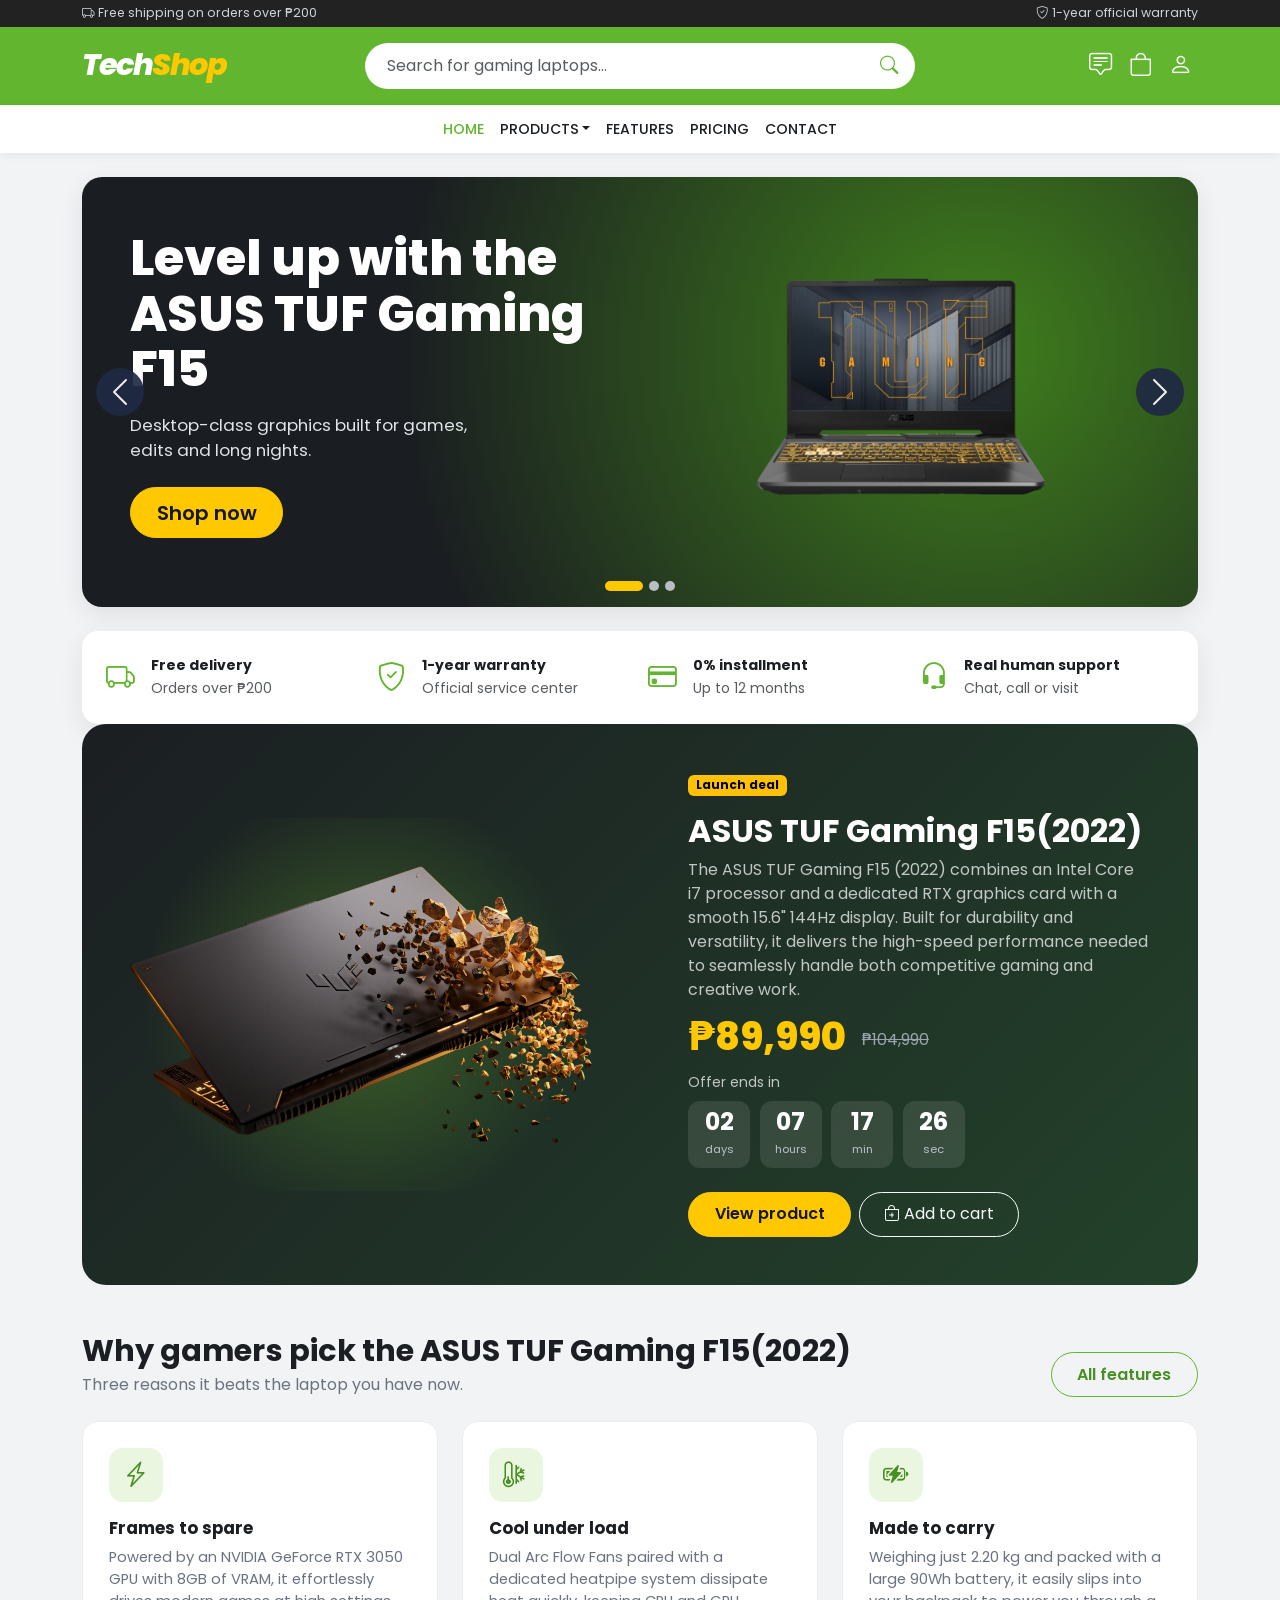
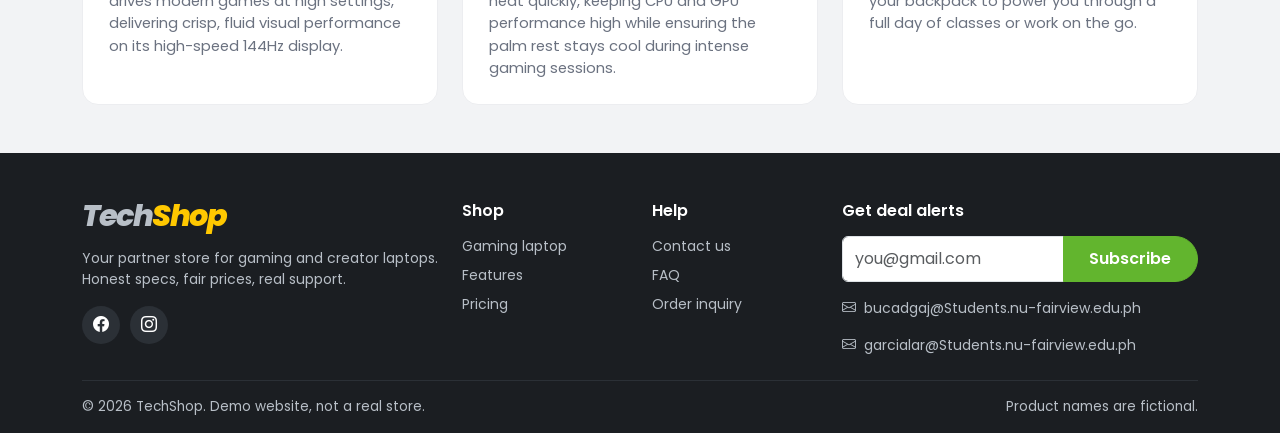
<file: index.html>
<!DOCTYPE html>
<html lang="en">
<head>
  <meta charset="UTF-8">
  <meta name="viewport" content="width=device-width, initial-scale=1">
  <link rel="icon" type="image/png" href="image/nu logo png.png">
  <title>TechShop by Geoffw&Lawrence | ASUS TUF F15(2022) Gaming Laptop</title>
  <meta name="description" content="TechShop by Geoff&Lawrence – shop the ASUS TUF F15(2022) gaming laptop with free delivery and a 1-year warranty.">

  <link href="https://cdn.jsdelivr.net/npm/bootstrap@5.3.3/dist/css/bootstrap.min.css" rel="stylesheet">
  <link rel="stylesheet" href="https://cdn.jsdelivr.net/npm/bootstrap-icons@1.11.3/font/bootstrap-icons.min.css">
  <link href="https://fonts.googleapis.com/css2?family=Poppins:wght@400;500;600;700;800&display=swap" rel="stylesheet">
  <link rel="stylesheet" href="style.css">
</head>
<body>


  <div class="topbar py-1">
    <div class="container d-flex justify-content-between">
      <span><i class="bi bi-truck me-1"></i>Free shipping on orders over ₱200</span>
      <span class="d-none d-md-inline"><i class="bi bi-shield-check me-1"></i>1-year official warranty</span>
    </div>
  </div>


  <header class="site-header py-3">
    <div class="container">
      <div class="row align-items-center g-3">
        <div class="col-6 col-md-3">
          <a href="index.html" class="logo" aria-label="TechShop home">Tech<span>Shop</span></a>
        </div>
        <div class="col-12 col-md-6 order-3 order-md-2">
          <form class="search-form js-search" role="search">
            <input type="search" class="form-control" placeholder="Search for gaming laptops…" aria-label="Search products">
            <button type="submit" aria-label="Search"><i class="bi bi-search"></i></button>
          </form>
        </div>
        <div class="col-6 col-md-3 order-2 order-md-3 text-end header-icons">
          <a href="contact.html" aria-label="Contact us"><i class="bi bi-chat-square-text"></i></a>
          <button type="button" data-bs-toggle="offcanvas" data-bs-target="#cartCanvas" aria-label="Open cart">
            <i class="bi bi-bag"></i><span class="cart-count d-none">0</span>
          </button>
          <button type="button" data-soon="Sign in" aria-label="Sign in"><i class="bi bi-person"></i></button>
        </div>
      </div>
    </div>
  </header>

  <nav class="navbar navbar-expand-lg main-nav sticky-top" aria-label="Main navigation">
    <div class="container">
      <span class="d-lg-none fw-semibold">Menu</span>
      <button class="navbar-toggler" type="button" data-bs-toggle="collapse" data-bs-target="#mainNav" aria-controls="mainNav" aria-expanded="false" aria-label="Toggle navigation">
        <span class="navbar-toggler-icon"></span>
      </button>
      <div class="collapse navbar-collapse justify-content-center" id="mainNav">
        <ul class="navbar-nav">
          <li class="nav-item"><a class="nav-link active" aria-current="page" href="index.html">Home</a></li>
          <li class="nav-item dropdown">
            <a class="nav-link dropdown-toggle" href="#" role="button" data-bs-toggle="dropdown" aria-expanded="false">Products</a>
            <ul class="dropdown-menu">
              <li><a class="dropdown-item" href="product.html">Gaming laptop</a></li>
            </ul>
          </li>
          <li class="nav-item"><a class="nav-link" href="product.html#features">Features</a></li>
          <li class="nav-item"><a class="nav-link" href="product.html#pricing">Pricing</a></li>
          <li class="nav-item"><a class="nav-link" href="contact.html">Contact</a></li>
        </ul>
      </div>
    </div>
  </nav>

  <main>

    <section class="container" aria-label="Featured deals">
      <div class="hero-wrap hero">
        <div id="heroCarousel" class="carousel slide" data-bs-ride="carousel" data-bs-interval="5500">
          <div class="carousel-indicators">
            <button type="button" data-bs-target="#heroCarousel" data-bs-slide-to="0" class="active" aria-current="true" aria-label="Slide 1"></button>
            <button type="button" data-bs-target="#heroCarousel" data-bs-slide-to="1" aria-label="Slide 2"></button>
            <button type="button" data-bs-target="#heroCarousel" data-bs-slide-to="2" aria-label="Slide 3"></button>
          </div>

          <div class="carousel-inner">
            <div class="carousel-item active">
              <div class="hero-slide slide-1">
                <div class="container px-4 px-md-5">
                  <div class="row align-items-center g-4">
                    <div class="col-md-6">
                      <h1>Level up with the ASUS TUF Gaming F15</h1>
                      <p class="mt-3 mb-4">Desktop-class graphics built for games, edits and long nights.</p>
                      <a href="product.html" class="btn btn-yellow btn-lg">Shop now</a>
                    </div>
                    <div class="col-md-6"><img src="image/w800.png" alt=""></div>
                  </div>
                </div>
              </div>
            </div>

            <div class="carousel-item">
              <div class="hero-slide slide-2">
                <div class="container px-4 px-md-5">
                  <div class="row align-items-center g-4">
                    <div class="col-md-6">
                      <h1>Save ₱15,000 this week</h1>
                      <p class="mt-3 mb-4">Launch price on ASUS TUF Gaming F15 configuration, plus 0% installment for 12 months.</p>
                      <a href="product.html#pricing" class="btn btn-yellow btn-lg">See prices</a>
                    </div>
                    <div class="col-md-6"><img src="image/asus keyb f15.png" alt="Per-key RGB keyboard on the Vortex G15"></div>
                  </div>
                </div>
              </div>
            </div>

            <div class="carousel-item">
              <div class="hero-slide slide-3">
                <div class="container px-4 px-md-5">
                  <div class="row align-items-center g-4">
                    <div class="col-md-6">
                      <h1>Play loud. Stay cool.</h1>
                      <p class="mt-3 mb-4">Dual fans and vapor-chamber cooling keep clocks high and the keyboard comfortable.</p>
                      <a href="product.html#features" class="btn btn-yellow btn-lg">Explore features</a>
                    </div>
                    <div class="col-md-6"><img src="image/dualcoolingfan.png" alt="Dual-fan cooling system"></div>
                  </div>
                </div>
              </div>
            </div>
          </div>

          <button class="carousel-control-prev" type="button" data-bs-target="#heroCarousel" data-bs-slide="prev">
            <span class="carousel-control-prev-icon" aria-hidden="true"></span><span class="visually-hidden">Previous</span>
          </button>
          <button class="carousel-control-next" type="button" data-bs-target="#heroCarousel" data-bs-slide="next">
            <span class="carousel-control-next-icon" aria-hidden="true"></span><span class="visually-hidden">Next</span>
          </button>
        </div>
      </div>
    </section>


    <section class="container mt-4">
      <div class="trust-strip p-3 p-md-4">
        <div class="row g-3 text-center text-md-start">
          <div class="col-6 col-md-3 d-flex align-items-center gap-3"><i class="bi bi-truck"></i><div><strong class="d-block small">Free delivery</strong><span class="small text-muted">Orders over ₱200</span></div></div>
          <div class="col-6 col-md-3 d-flex align-items-center gap-3"><i class="bi bi-shield-check"></i><div><strong class="d-block small">1-year warranty</strong><span class="small text-muted">Official service center</span></div></div>
          <div class="col-6 col-md-3 d-flex align-items-center gap-3"><i class="bi bi-credit-card"></i><div><strong class="d-block small">0% installment</strong><span class="small text-muted">Up to 12 months</span></div></div>
          <div class="col-6 col-md-3 d-flex align-items-center gap-3"><i class="bi bi-headset"></i><div><strong class="d-block small">Real human support</strong><span class="small text-muted">Chat, call or visit</span></div></div>
        </div>
      </div>
    </section>


    <section class="container mb-5" aria-labelledby="promoTitle">
      <div class="promo-card">
        <div class="row g-0 align-items-center">
          <div class="col-lg-6 promo-img p-4 p-lg-5">
            <img src="image/TUF15 ASUS.png" class="img-fluid" alt="ASUS TUF F15 2022">
          </div>
          <div class="col-lg-6 p-4 p-lg-5">
            <span class="badge text-bg-warning mb-3">Launch deal</span>
            <h2 id="promoTitle" class="fw-bold">ASUS TUF Gaming F15(2022)</h2>
            <p class="text-light opacity-75">The ASUS TUF Gaming F15 (2022) combines an Intel Core i7 processor and a dedicated RTX graphics card with a smooth 15.6" 144Hz display. Built for durability and versatility, it delivers the high-speed performance needed to seamlessly handle both competitive gaming and creative work.</p>
            <div class="d-flex align-items-end gap-3 mb-3">
              <div class="promo-price">₱89,990</div>
              <div class="promo-old mb-1">₱104,990</div>
            </div>
            <p class="mb-2 small text-light opacity-75">Offer ends in</p>
            <div class="countdown mb-4" role="timer" aria-label="Time left on the launch deal">
              <div><strong id="cdD">00</strong><small>days</small></div>
              <div><strong id="cdH">00</strong><small>hours</small></div>
              <div><strong id="cdM">00</strong><small>min</small></div>
              <div><strong id="cdS">00</strong><small>sec</small></div>
            </div>
            <div class="d-flex flex-wrap gap-2">
              <a href="product.html" class="btn btn-yellow">View product</a>
              <button type="button" class="btn btn-outline-light rounded-pill px-4" data-quick-add><i class="bi bi-bag-plus me-1"></i>Add to cart</button>
            </div>
          </div>
        </div>
      </div>
    </section>


    <section class="container mb-5" aria-labelledby="whyTitle">
      <div class="d-flex flex-wrap justify-content-between align-items-end mb-4 gap-2">
        <div>
          <h2 class="section-title mb-1" id="whyTitle">Why gamers pick the ASUS TUF Gaming F15(2022)</h2>
          <p class="section-sub mb-0">Three reasons it beats the laptop you have now.</p>
        </div>
        <a href="product.html#features" class="btn btn-outline-brand">All features</a>
      </div>
      <div class="row g-4">
        <div class="col-md-4">
          <article class="feature-card">
            <div class="feature-icon"><i class="bi bi-lightning-charge"></i></div>
            <h3>Frames to spare</h3>
            <p>Powered by an NVIDIA GeForce RTX 3050 GPU with 8GB of VRAM, it effortlessly drives modern games at high settings, delivering crisp, fluid visual performance on its high-speed 144Hz display.</p>
          </article>
        </div>
        <div class="col-md-4">
          <article class="feature-card">
            <div class="feature-icon"><i class="bi bi-thermometer-snow"></i></div>
            <h3>Cool under load</h3>
            <p>Dual Arc Flow Fans paired with a dedicated heatpipe system dissipate heat quickly, keeping CPU and GPU performance high while ensuring the palm rest stays cool during intense gaming sessions.</p>
          </article>
        </div>
        <div class="col-md-4">
          <article class="feature-card">
            <div class="feature-icon"><i class="bi bi-battery-charging"></i></div>
            <h3>Made to carry</h3>
            <p>Weighing just 2.20 kg and packed with a large 90Wh battery, it easily slips into your backpack to power you through a full day of classes or work on the go.</p>
          </article>
        </div>
      </div>
    </section>
  </main>

 
  <footer class="site-footer pt-5">
    <div class="container">
      <div class="row g-4 pb-4">
        <div class="col-lg-4">
          <a href="index.html" class="logo mb-3 d-inline-block">Tech<span>Shop</span></a>
          <p class="small">Your partner store for gaming and creator laptops. Honest specs, fair prices, real support.</p>
          <div class="social">
            <a href="https://www.facebook.com/Crimmm1" target="_blank" aria-label="Facebook"><i class="bi bi-facebook"></i></a>
            <a href="https://www.instagram.com/cullzxc/" target="_blank" aria-label="Instagram"><i class="bi bi-instagram"></i></a>
          </div>
        </div>
        <div class="col-6 col-lg-2">
          <h3>Shop</h3>
          <ul class="small">
            <li><a href="product.html">Gaming laptop</a></li>
            <li><a href="product.html#features">Features</a></li>
            <li><a href="product.html#pricing">Pricing</a></li>
          </ul>
        </div>
        <div class="col-6 col-lg-2">
          <h3>Help</h3>
          <ul class="small">
            <li><a href="contact.html">Contact us</a></li>
            <li><a href="contact.html#faq">FAQ</a></li>
            <li><a href="contact.html#order">Order inquiry</a></li>
          </ul>
        </div>
        <div class="col-lg-4">
          <h3>Get deal alerts</h3>
          <form class="js-subscribe" novalidate>
            <div class="input-group">
              <input type="email" class="form-control" placeholder="you@gmail.com" aria-label="Email address">
              <button class="btn btn-brand" type="submit">Subscribe</button>
            </div>
          </form>
          <p class="small mt-3 mb-0"><i class="bi bi-envelope me-2"></i>bucadgaj@Students.nu-fairview.edu.ph</p>
          <p class="small mt-3 mb-0"><i class="bi bi-envelope me-2"></i>garcialar@Students.nu-fairview.edu.ph</p>
        </div>
      </div>
      <div class="footer-bottom py-3 d-flex flex-wrap justify-content-between gap-2">
        <span>© 2026 TechShop. Demo website, not a real store.</span>
        <span>Product names are fictional.</span>
      </div>
    </div>
  </footer>

  <script src="https://cdn.jsdelivr.net/npm/bootstrap@5.3.3/dist/js/bootstrap.bundle.min.js"></script>
  <script src="script.js"></script>
</body>
</html>
</file>
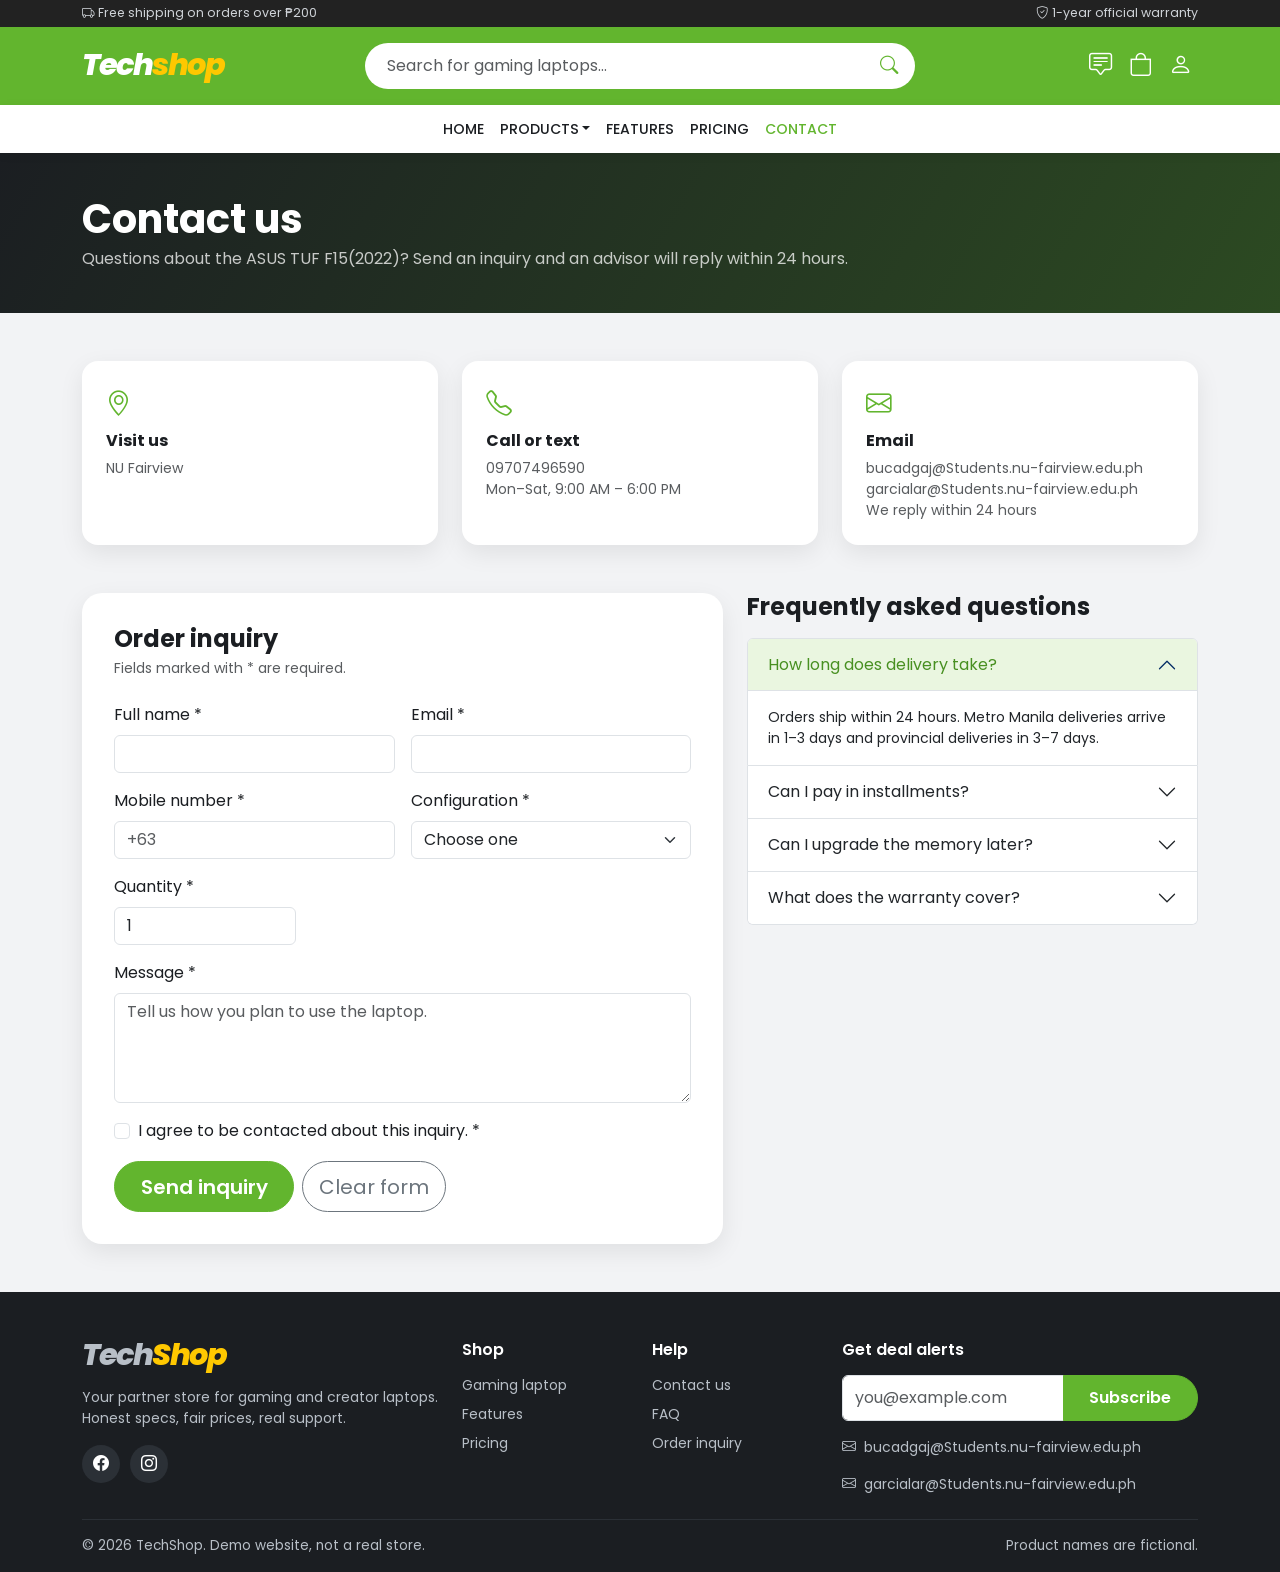
<file: contact.html>
<!DOCTYPE html>
<html lang="en">
<head>
  <meta charset="UTF-8">
  <meta name="viewport" content="width=device-width, initial-scale=1">
  <link rel="icon" type="image/png" href="image/nu logo png.png">
  <title>Contact &amp; Order Inquiry | TechNest</title>
  <meta name="description" content="Ask a question or send an order inquiry for the Zenith Vortex G15 gaming laptop.">

  <link href="https://cdn.jsdelivr.net/npm/bootstrap@5.3.3/dist/css/bootstrap.min.css" rel="stylesheet">
  <link rel="stylesheet" href="https://cdn.jsdelivr.net/npm/bootstrap-icons@1.11.3/font/bootstrap-icons.min.css">
  <link href="https://fonts.googleapis.com/css2?family=Poppins:wght@400;500;600;700;800&display=swap" rel="stylesheet">
  <link rel="stylesheet" href="style.css">
</head>
<body>

  <div class="topbar py-1">
    <div class="container d-flex justify-content-between">
      <span><i class="bi bi-truck me-1"></i>Free shipping on orders over ₱200</span>
      <span class="d-none d-md-inline"><i class="bi bi-shield-check me-1"></i>1-year official warranty</span>
    </div>
  </div>


  <header class="site-header py-3">
    <div class="container">
      <div class="row align-items-center g-3">
        <div class="col-6 col-md-3">
          <a href="index.html" class="logo" aria-label="TechNest home">Tech<span>shop</span></a>
        </div>
        <div class="col-12 col-md-6 order-3 order-md-2">
          <form class="search-form js-search" role="search">
            <input type="search" class="form-control" placeholder="Search for gaming laptops…" aria-label="Search products">
            <button type="submit" aria-label="Search"><i class="bi bi-search"></i></button>
          </form>
        </div>
        <div class="col-6 col-md-3 order-2 order-md-3 text-end header-icons">
          <a href="contact.html" aria-label="Contact us"><i class="bi bi-chat-square-text"></i></a>
          <button type="button" data-bs-toggle="offcanvas" data-bs-target="#cartCanvas" aria-label="Open cart">
            <i class="bi bi-bag"></i><span class="cart-count d-none">0</span>
          </button>
          <button type="button" data-soon="Sign in" aria-label="Sign in"><i class="bi bi-person"></i></button>
        </div>
      </div>
    </div>
  </header>


  <nav class="navbar navbar-expand-lg main-nav sticky-top" aria-label="Main navigation">
    <div class="container">
      <span class="d-lg-none fw-semibold">Menu</span>
      <button class="navbar-toggler" type="button" data-bs-toggle="collapse" data-bs-target="#mainNav" aria-controls="mainNav" aria-expanded="false" aria-label="Toggle navigation">
        <span class="navbar-toggler-icon"></span>
      </button>
      <div class="collapse navbar-collapse justify-content-center" id="mainNav">
        <ul class="navbar-nav">
          <li class="nav-item"><a class="nav-link" href="index.html">Home</a></li>
          <li class="nav-item dropdown">
            <a class="nav-link dropdown-toggle" href="#" role="button" data-bs-toggle="dropdown" aria-expanded="false">Products</a>
            <ul class="dropdown-menu">
              <li><a class="dropdown-item" href="product.html">Gaming laptop</a></li>
            </ul>
          </li>
          <li class="nav-item"><a class="nav-link" href="product.html#features">Features</a></li>
          <li class="nav-item"><a class="nav-link" href="product.html#pricing">Pricing</a></li>
          <li class="nav-item"><a class="nav-link active" aria-current="page" href="contact.html">Contact</a></li>
        </ul>
      </div>
    </div>
  </nav>

  <main>

    <section class="page-banner">
      <div class="container">
        <h1 class="fw-bold mb-1">Contact us</h1>
        <p class="mb-0 opacity-75">Questions about the ASUS TUF F15(2022)? Send an inquiry and an advisor will reply within 24 hours.</p>
      </div>
    </section>


    <section class="container py-5">
      <div class="row g-4">
        <div class="col-md-4"><div class="contact-card"><i class="bi bi-geo-alt"></i><h2 class="h6 fw-bold mt-2">Visit us</h2><p class="small text-muted mb-0">NU Fairview</p></div></div>
        <div class="col-md-4"><div class="contact-card"><i class="bi bi-telephone"></i><h2 class="h6 fw-bold mt-2">Call or text</h2><p class="small text-muted mb-0">09707496590<br>Mon–Sat, 9:00 AM – 6:00 PM</p></div></div>
        <div class="col-md-4"><div class="contact-card"><i class="bi bi-envelope"></i><h2 class="h6 fw-bold mt-2">Email</h2><p class="small text-muted mb-0">bucadgaj@Students.nu-fairview.edu.ph<br><p class="small text-muted mb-0">garcialar@Students.nu-fairview.edu.ph<br>We reply within 24 hours</p></div></div>
      </div>
    </section>


    <section class="container pb-5" id="order" aria-labelledby="orderTitle">
      <div class="row g-4">
        <div class="col-lg-7">
          <div class="form-card">
            <h2 class="h4 fw-bold mb-1" id="orderTitle">Order inquiry</h2>
            <p class="text-muted small mb-4">Fields marked with * are required.</p>

            <form id="inquiryForm" class="needs-validation" novalidate>
              <div class="row g-3">
                <div class="col-md-6">
                  <label for="name" class="form-label">Full name *</label>
                  <input type="text" class="form-control" id="name" name="name" minlength="2" required>
                  <div class="invalid-feedback">Enter your full name.</div>
                </div>
                <div class="col-md-6">
                  <label for="email" class="form-label">Email *</label>
                  <input type="email" class="form-control" id="email" name="email" required>
                  <div class="invalid-feedback">Enter a valid email address.</div>
                </div>
                <div class="col-md-6">
                  <label for="phone" class="form-label">Mobile number *</label>
                  <input type="tel" class="form-control" id="phone" name="phone" pattern="^(09|\+639)\d{9}$" placeholder="+63" required>
                  <div class="invalid-feedback">Use a Philippine mobile number like 09+++++++++.</div>
                </div>
                <div class="col-md-6">
                  <label for="model" class="form-label">Configuration *</label>
                  <select class="form-select" id="model" name="model" required>
                    <option value="" selected disabled>Choose one</option>
                    <option>ASUS TUF F15(2022)– 16GB / 512GB</option>
                    <option>ASUS TUF F15(2022)– 32GB / 1TB</option>
                    <option>ASUS TUF F15(2022)– 64GB / 2TB</option>
                  </select>
                  <div class="invalid-feedback">Choose a configuration.</div>
                </div>
                <div class="col-md-4">
                  <label for="qty" class="form-label">Quantity *</label>
                  <input type="number" class="form-control" id="qty" name="qty" min="1" max="10" value="1" required>
                  <div class="invalid-feedback">Enter a number from 1 to 10.</div>
                </div>
                <div class="col-12">
                  <label for="message" class="form-label">Message *</label>
                  <textarea class="form-control" id="message" name="message" rows="4" minlength="10" placeholder="Tell us how you plan to use the laptop." required></textarea>
                  <div class="invalid-feedback">Write at least 10 characters.</div>
                </div>
                <div class="col-12">
                  <div class="form-check">
                    <input class="form-check-input" type="checkbox" id="agree" required>
                    <label class="form-check-label" for="agree">I agree to be contacted about this inquiry. *</label>
                    <div class="invalid-feedback">Please agree to continue.</div>
                  </div>
                </div>
                <div class="col-12 d-flex gap-2 flex-wrap">
                  <button type="submit" class="btn btn-brand btn-lg">Send inquiry</button>
                  <button type="reset" class="btn btn-outline-secondary btn-lg rounded-pill">Clear form</button>
                </div>
              </div>
            </form>
            <div id="formResult" aria-live="polite"></div>
          </div>
        </div>


        <div class="col-lg-5" id="faq">
          <h2 class="h4 fw-bold mb-3">Frequently asked questions</h2>
          <div class="accordion" id="faqAccordion">
            <div class="accordion-item">
              <h3 class="accordion-header"><button class="accordion-button" type="button" data-bs-toggle="collapse" data-bs-target="#faq1" aria-expanded="true">How long does delivery take?</button></h3>
              <div id="faq1" class="accordion-collapse collapse show" data-bs-parent="#faqAccordion"><div class="accordion-body small">Orders ship within 24 hours. Metro Manila deliveries arrive in 1–3 days and provincial deliveries in 3–7 days.</div></div>
            </div>
            <div class="accordion-item">
              <h3 class="accordion-header"><button class="accordion-button collapsed" type="button" data-bs-toggle="collapse" data-bs-target="#faq2" aria-expanded="false">Can I pay in installments?</button></h3>
              <div id="faq2" class="accordion-collapse collapse" data-bs-parent="#faqAccordion"><div class="accordion-body small">Yes. Participating credit cards get 0% interest for up to 12 months on every configuration.</div></div>
            </div>
            <div class="accordion-item">
              <h3 class="accordion-header"><button class="accordion-button collapsed" type="button" data-bs-toggle="collapse" data-bs-target="#faq3" aria-expanded="false">Can I upgrade the memory later?</button></h3>
              <div id="faq3" class="accordion-collapse collapse" data-bs-parent="#faqAccordion"><div class="accordion-body small">Yes. The laptop has two DDR5 slots and supports up to 64GB. Our service center can install the upgrade without voiding the warranty.</div></div>
            </div>
            <div class="accordion-item">
              <h3 class="accordion-header"><button class="accordion-button collapsed" type="button" data-bs-toggle="collapse" data-bs-target="#faq4" aria-expanded="false">What does the warranty cover?</button></h3>
              <div id="faq4" class="accordion-collapse collapse" data-bs-parent="#faqAccordion"><div class="accordion-body small">1 year of coverage for manufacturing defects, with free pickup and return for repairs. Damaged or faulty units can be replaced within 7 days.</div></div>
            </div>
          </div>
        </div>
      </div>
    </section>
  </main>


  <footer class="site-footer pt-5">
    <div class="container">
      <div class="row g-4 pb-4">
        <div class="col-lg-4">
          <a href="index.html" class="logo mb-3 d-inline-block">Tech<span>Shop</span></a>
          <p class="small">Your partner store for gaming and creator laptops. Honest specs, fair prices, real support.</p>
          <div class="social">
            <a href="https://www.facebook.com/Crimmm1" target="_blank" aria-label="Facebook"><i class="bi bi-facebook"></i></a>
            <a href="https://www.instagram.com/cullzxc/" target="_blank" aria-label="Instagram"><i class="bi bi-instagram"></i></a>
          </div>
        </div>
        <div class="col-6 col-lg-2">
          <h3>Shop</h3>
          <ul class="small">
            <li><a href="product.html">Gaming laptop</a></li>
            <li><a href="product.html#features">Features</a></li>
            <li><a href="product.html#pricing">Pricing</a></li>
          </ul>
        </div>
        <div class="col-6 col-lg-2">
          <h3>Help</h3>
          <ul class="small">
            <li><a href="contact.html">Contact us</a></li>
            <li><a href="contact.html#faq">FAQ</a></li>
            <li><a href="contact.html#order">Order inquiry</a></li>
          </ul>
        </div>
        <div class="col-lg-4">
          <h3>Get deal alerts</h3>
          <form class="js-subscribe" novalidate>
            <div class="input-group">
              <input type="email" class="form-control" placeholder="you@example.com" aria-label="Email address">
              <button class="btn btn-brand" type="submit">Subscribe</button>
            </div>
          </form>
          <p class="small mt-3 mb-0"><i class="bi bi-envelope me-2"></i>bucadgaj@Students.nu-fairview.edu.ph</p>
          <p class="small mt-3 mb-0"><i class="bi bi-envelope me-2"></i>garcialar@Students.nu-fairview.edu.ph</p>
        </div>
      </div>
      <div class="footer-bottom py-3 d-flex flex-wrap justify-content-between gap-2">
        <span>© 2026 TechShop. Demo website, not a real store.</span>
        <span>Product names are fictional.</span>
      </div>
    </div>
  </footer>

  <script src="https://cdn.jsdelivr.net/npm/bootstrap@5.3.3/dist/js/bootstrap.bundle.min.js"></script>
  <script src="script.js"></script>
</body>
</html>
</file>
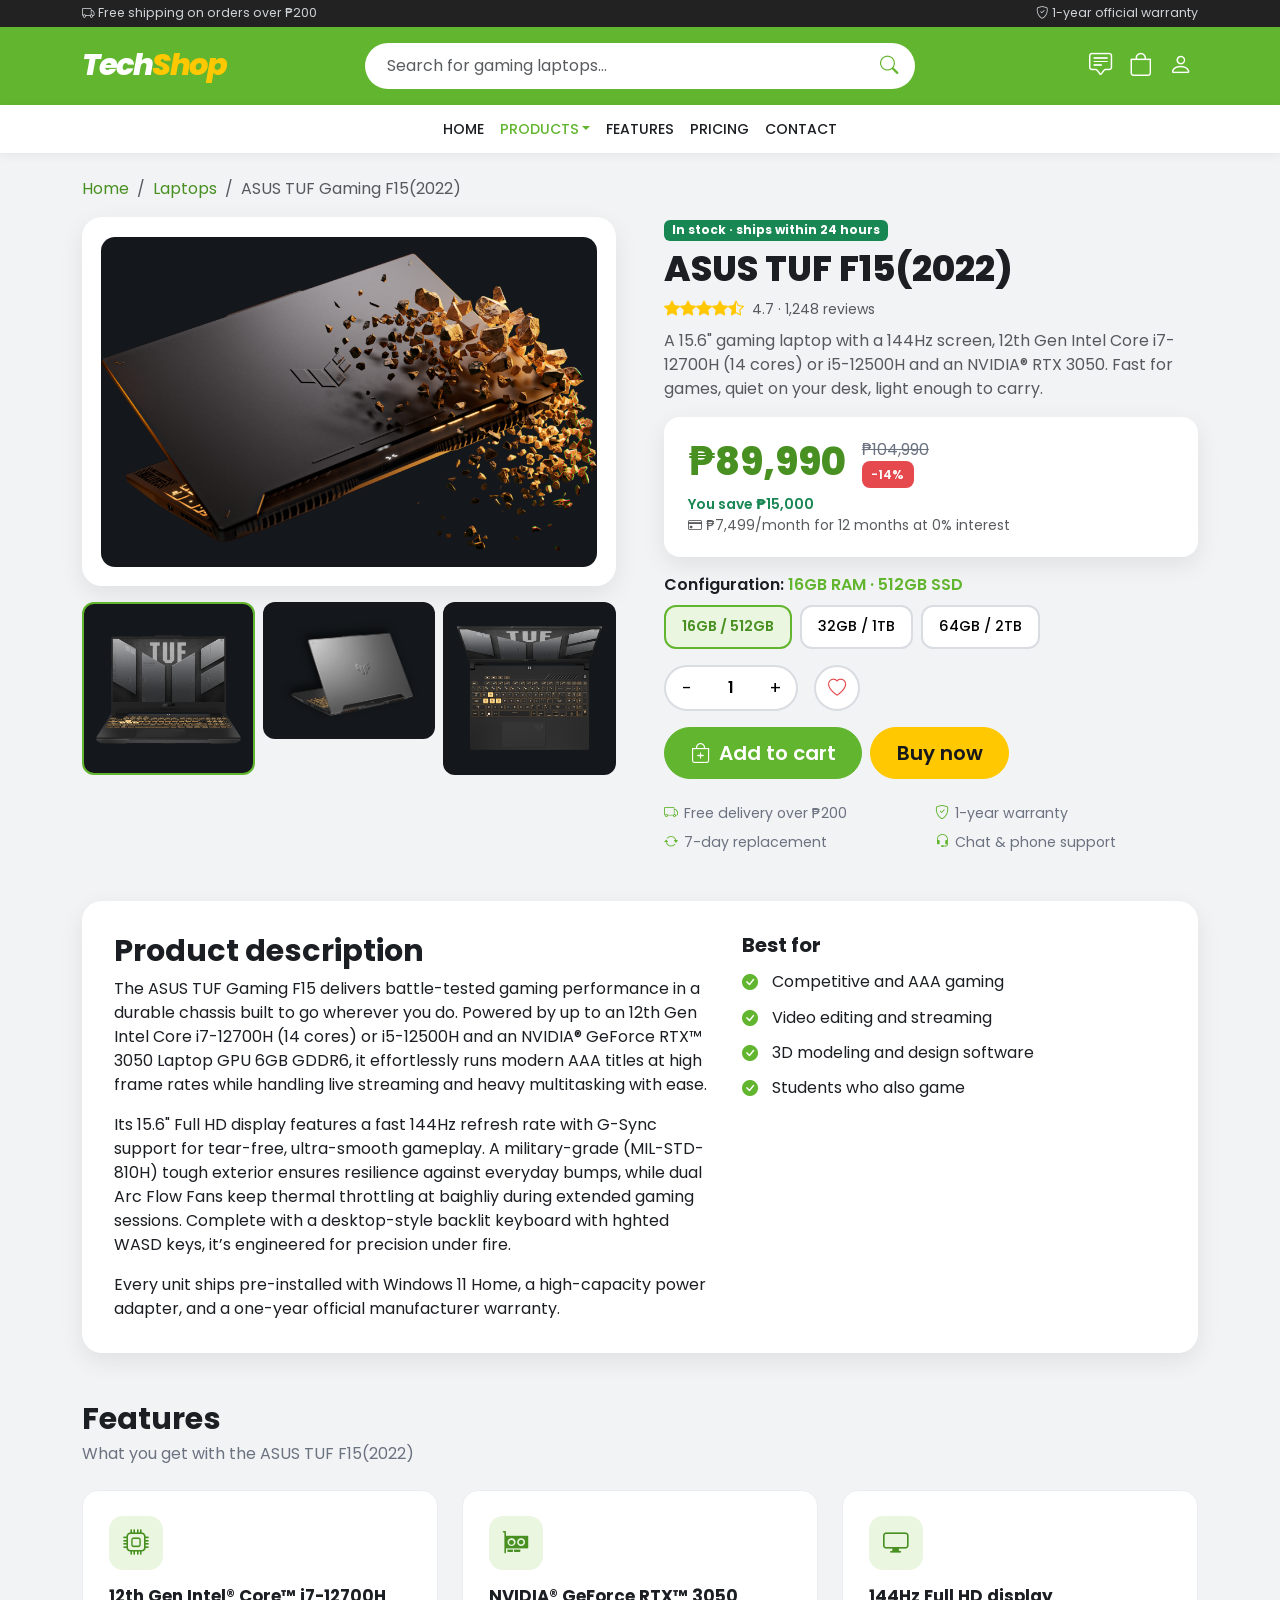
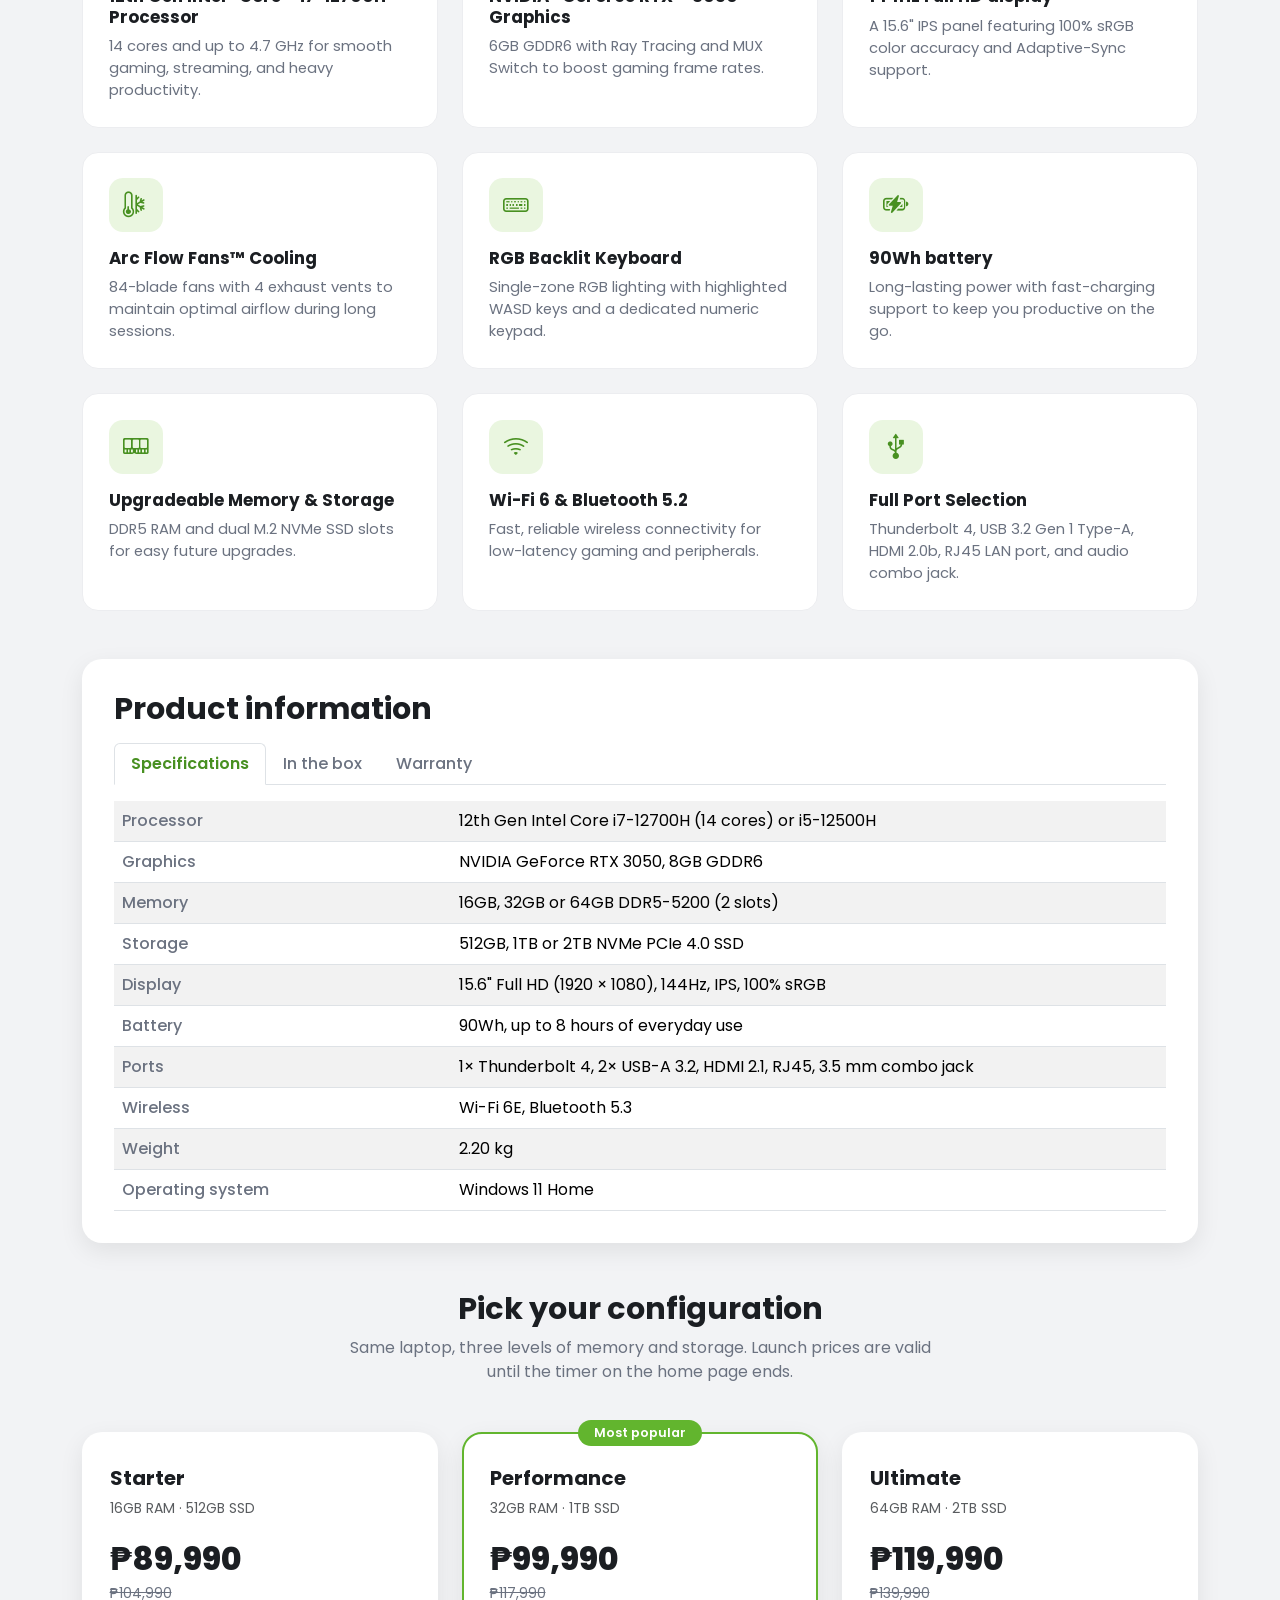
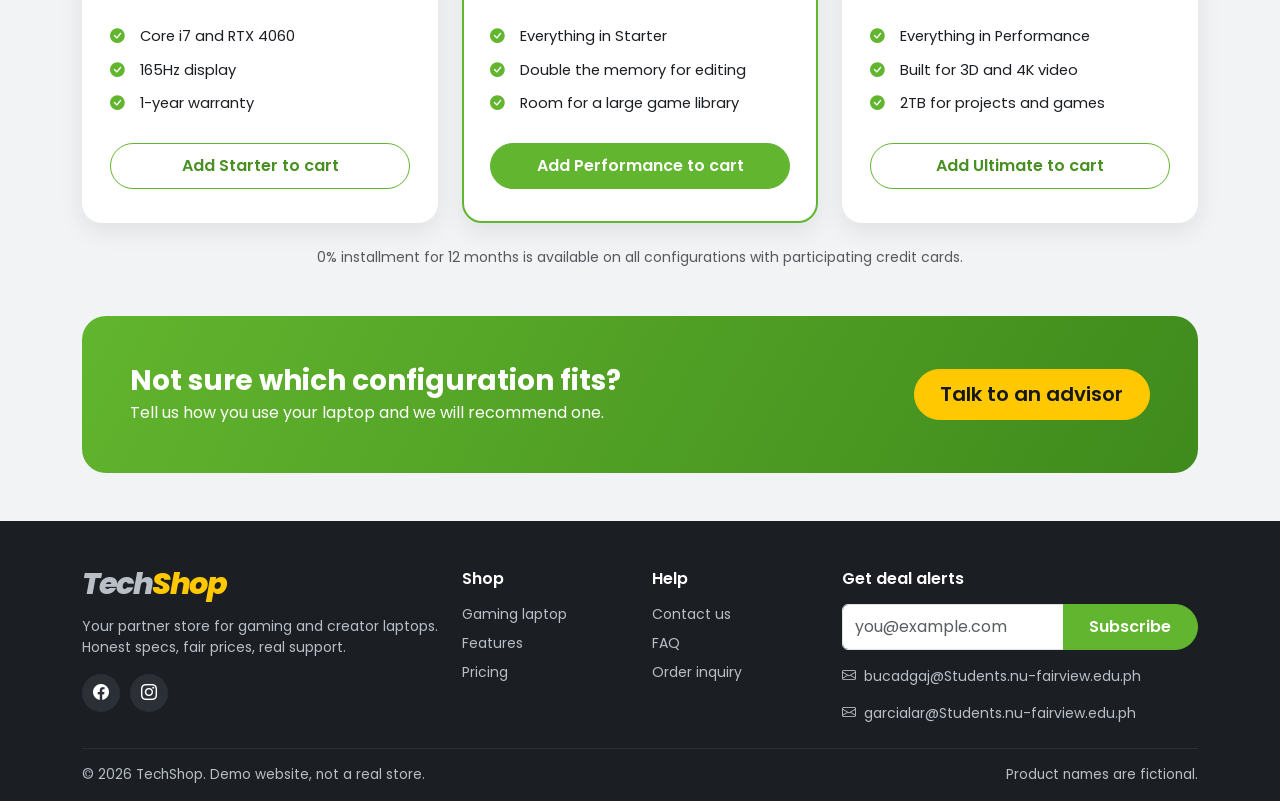
<file: product.html>
<!DOCTYPE html>
<html lang="en">
<head>
  <meta charset="UTF-8">
  <meta name="viewport" content="width=device-width, initial-scale=1">
  <link rel="icon" type="image/png" href="image/nu logo png.png">
  <title>TechShop by Geoff&Lawrence | ASUS TUF F15(2022) Gaming Laptop</title>
  <meta name="description" content="TechShop by Geoff&Lawrence – shop the ASUS TUF F15(2022) gaming laptop with free delivery and a 1-year warranty.">

  <link href="https://cdn.jsdelivr.net/npm/bootstrap@5.3.3/dist/css/bootstrap.min.css" rel="stylesheet">
  <link rel="stylesheet" href="https://cdn.jsdelivr.net/npm/bootstrap-icons@1.11.3/font/bootstrap-icons.min.css">
  <link href="https://fonts.googleapis.com/css2?family=Poppins:wght@400;500;600;700;800&display=swap" rel="stylesheet">
  <link rel="stylesheet" href="style.css">
</head>
<body>


  <div class="topbar py-1">
    <div class="container d-flex justify-content-between">
      <span><i class="bi bi-truck me-1"></i>Free shipping on orders over ₱200</span>
      <span class="d-none d-md-inline"><i class="bi bi-shield-check me-1"></i>1-year official warranty</span>
    </div>
  </div>


  <header class="site-header py-3">
    <div class="container">
      <div class="row align-items-center g-3">
        <div class="col-6 col-md-3">
          <a href="index.html" class="logo" aria-label="TechShop home">Tech<span>Shop</span></a>
        </div>
        <div class="col-12 col-md-6 order-3 order-md-2">
          <form class="search-form js-search" role="search">
            <input type="search" class="form-control" placeholder="Search for gaming laptops…" aria-label="Search products">
            <button type="submit" aria-label="Search"><i class="bi bi-search"></i></button>
          </form>
        </div>
        <div class="col-6 col-md-3 order-2 order-md-3 text-end header-icons">
          <a href="contact.html" aria-label="Contact us"><i class="bi bi-chat-square-text"></i></a>
          <button type="button" data-bs-toggle="offcanvas" data-bs-target="#cartCanvas" aria-label="Open cart">
            <i class="bi bi-bag"></i><span class="cart-count d-none">0</span>
          </button>
          <button type="button" data-soon="Sign in" aria-label="Sign in"><i class="bi bi-person"></i></button>
        </div>
      </div>
    </div>
  </header>


  <nav class="navbar navbar-expand-lg main-nav sticky-top" aria-label="Main navigation">
    <div class="container">
      <span class="d-lg-none fw-semibold">Menu</span>
      <button class="navbar-toggler" type="button" data-bs-toggle="collapse" data-bs-target="#mainNav" aria-controls="mainNav" aria-expanded="false" aria-label="Toggle navigation">
        <span class="navbar-toggler-icon"></span>
      </button>
      <div class="collapse navbar-collapse justify-content-center" id="mainNav">
        <ul class="navbar-nav">
          <li class="nav-item"><a class="nav-link" href="index.html">Home</a></li>
          <li class="nav-item dropdown">
            <a class="nav-link dropdown-toggle active" href="#" role="button" data-bs-toggle="dropdown" aria-expanded="false">Products</a>
            <ul class="dropdown-menu">
              <li><a class="dropdown-item" href="product.html">Gaming laptop</a></li>
            </ul>
          </li>
          <li class="nav-item"><a class="nav-link" href="#features">Features</a></li>
          <li class="nav-item"><a class="nav-link" href="#pricing">Pricing</a></li>
          <li class="nav-item"><a class="nav-link" href="contact.html">Contact</a></li>
        </ul>
      </div>
    </div>
  </nav>

  <main id="productPage">

    <section class="container py-4" id="top-product">
      <nav aria-label="Breadcrumb">
        <ol class="breadcrumb small">
          <li class="breadcrumb-item"><a href="index.html">Home</a></li>
          <li class="breadcrumb-item"><a href="index.html">Laptops</a></li>
          <li class="breadcrumb-item active" aria-current="page">ASUS TUF Gaming F15(2022)</li>
        </ol>
      </nav>

      <div class="row g-4 g-lg-5">

<div class="col-lg-6">
  <div class="gallery-main">
    <img id="mainImg" src="image/TUF15 ASUS.png" alt="Zenith Vortex G15, front view">
  </div>
  <div class="row g-2 mt-2">
    <div class="col-4">
      <button type="button" class="thumb active" data-src="image/front.png" data-alt="Zenith Vortex G15, front view" aria-label="Front view">
        <img src="image/front.png" alt="Front view">
      </button>
    </div>
    <div class="col-4">
      <button type="button" class="thumb" data-src="image/back.png" data-alt="Per-key RGB keyboard" aria-label="Keyboard view">
        <img src="image/back.png" alt="Per-key RGB keyboard">
      </button>
    </div>
    <div class="col-4">
      <button type="button" class="thumb" data-src="image/upper.png" data-alt="Dual-fan cooling system" aria-label="Cooling view">
        <img src="image/upper.png" alt="Dual-fan cooling system">
      </button>
    </div>
  </div>
</div>


        <div class="col-lg-6">
          <span class="badge text-bg-success mb-2">In stock · ships within 24 hours</span>
          <h1 class="product-title">ASUS TUF F15(2022)</h1>
          <div class="d-flex align-items-center gap-2 my-2">
            <span class="stars" aria-label="4.7 out of 5 stars">
              <i class="bi bi-star-fill"></i><i class="bi bi-star-fill"></i><i class="bi bi-star-fill"></i><i class="bi bi-star-fill"></i><i class="bi bi-star-half"></i>
            </span>
            <span class="small text-muted">4.7 · 1,248 reviews</span>
          </div>
          <p class="text-muted">A 15.6" gaming laptop with a 144Hz screen, 12th Gen Intel Core i7-12700H (14 cores) or i5-12500H and an NVIDIA® RTX 3050. Fast for games, quiet on your desk, light enough to carry.</p>


          <div class="price-box mb-3">
            <div class="d-flex flex-wrap align-items-center gap-3">
              <div class="price-now" id="priceNow">₱89,990</div>
              <div>
                <div class="price-old" id="priceOld">₱104,990</div>
                <span class="badge-discount" id="discountBadge">-14%</span>
              </div>
            </div>
            <div class="small text-success fw-semibold mt-2" id="priceSave">You save ₱15,000</div>
            <div class="small text-muted"><i class="bi bi-credit-card me-1"></i><span id="installment">₱7,499/month for 12 months at 0% interest</span></div>
          </div>


          <div class="mb-3">
            <div class="fw-semibold mb-2">Configuration: <span class="text-brand" id="variantLabel">16GB RAM · 512GB SSD</span></div>
            <div class="d-flex flex-wrap gap-2">
              <button type="button" class="variant-btn active" data-v="16" aria-pressed="true">16GB / 512GB</button>
              <button type="button" class="variant-btn" data-v="32" aria-pressed="false">32GB / 1TB</button>
              <button type="button" class="variant-btn" data-v="64" aria-pressed="false">64GB / 2TB</button>
            </div>
          </div>

    
          <div class="d-flex flex-wrap align-items-center gap-3 mb-3">
            <div class="qty-group">
              <button type="button" id="qtyMinus" aria-label="Decrease quantity">−</button>
              <input type="text" id="qtyInput" value="1" inputmode="numeric" aria-label="Quantity">
              <button type="button" id="qtyPlus" aria-label="Increase quantity">+</button>
            </div>
            <button type="button" class="wish-btn" id="wishBtn" aria-label="Save to wishlist" aria-pressed="false"><i class="bi bi-heart"></i></button>
          </div>
          <div class="d-flex flex-wrap gap-2 mb-4">
            <button type="button" class="btn btn-brand btn-lg" id="addToCart"><i class="bi bi-bag-plus me-2"></i>Add to cart</button>
            <button type="button" class="btn btn-yellow btn-lg" id="buyNow">Buy now</button>
          </div>

          <div class="row g-2 perk">
            <div class="col-6"><i class="bi bi-truck"></i>Free delivery over ₱200</div>
            <div class="col-6"><i class="bi bi-shield-check"></i>1-year warranty</div>
            <div class="col-6"><i class="bi bi-arrow-repeat"></i>7-day replacement</div>
            <div class="col-6"><i class="bi bi-headset"></i>Chat &amp; phone support</div>
          </div>
        </div>
      </div>
    </section>

  
    <section class="container py-4" id="description" aria-labelledby="descTitle">
      <div class="info-card">
        <div class="row g-4">
          <div class="col-lg-7">
            <h2 class="section-title" id="descTitle">Product description</h2>
            <p>The ASUS TUF Gaming F15 delivers battle-tested gaming performance in a durable chassis built to go wherever you do. Powered by up to an 12th Gen Intel Core i7-12700H (14 cores) or i5-12500H and an NVIDIA® GeForce RTX™ 3050 Laptop GPU 6GB GDDR6, it effortlessly runs modern AAA titles at high frame rates while handling live streaming and heavy multitasking with ease.</p>
            <p>Its 15.6" Full HD display features a fast 144Hz refresh rate with G-Sync support for tear-free, ultra-smooth gameplay. A military-grade (MIL-STD-810H) tough exterior ensures resilience against everyday bumps, while dual Arc Flow Fans keep thermal throttling at baighliy during extended gaming sessions. Complete with a desktop-style backlit keyboard with hghted WASD keys, it’s engineered for precision under fire.</p>
            <p class="mb-0">Every unit ships pre-installed with Windows 11 Home, a high-capacity power adapter, and a one-year official manufacturer warranty.</p>
          </div>
          <div class="col-lg-5">
            <h3 class="h5 fw-bold">Best for</h3>
            <ul class="check-list">
              <li>Competitive and AAA gaming</li>
              <li>Video editing and streaming</li>
              <li>3D modeling and design software</li>
              <li>Students who also game</li>
            </ul>
          </div>
        </div>
      </div>
    </section>


    <section class="container py-4" id="features" aria-labelledby="featTitle">
      <h2 class="section-title mb-1" id="featTitle">Features</h2>
      <p class="section-sub mb-4">What you get with the ASUS TUF F15(2022)</p>
      <div class="row g-4">
        <div class="col-md-6 col-lg-4"><article class="feature-card"><div class="feature-icon"><i class="bi bi-cpu"></i></div><h3>12th Gen Intel® Core™ i7-12700H Processor</h3><p>14 cores and up to 4.7 GHz for smooth gaming, streaming, and heavy productivity.</p></article></div>
        <div class="col-md-6 col-lg-4"><article class="feature-card"><div class="feature-icon"><i class="bi bi-gpu-card"></i></div><h3>NVIDIA® GeForce RTX™ 3050 Graphics</h3><p>6GB GDDR6 with Ray Tracing and MUX Switch to boost gaming frame rates.</p></article></div>
        <div class="col-md-6 col-lg-4"><article class="feature-card"><div class="feature-icon"><i class="bi bi-display"></i></div><h3>144Hz Full HD display</h3><p>A 15.6" IPS panel featuring 100% sRGB color accuracy and Adaptive-Sync support.</p></article></div>
        <div class="col-md-6 col-lg-4"><article class="feature-card"><div class="feature-icon"><i class="bi bi-thermometer-snow"></i></div><h3>Arc Flow Fans™ Cooling</h3><p>84-blade fans with 4 exhaust vents to maintain optimal airflow during long sessions.</p></article></div>
        <div class="col-md-6 col-lg-4"><article class="feature-card"><div class="feature-icon"><i class="bi bi-keyboard"></i></div><h3>RGB Backlit Keyboard</h3><p>Single-zone RGB lighting with highlighted WASD keys and a dedicated numeric keypad.</p></article></div>
        <div class="col-md-6 col-lg-4"><article class="feature-card"><div class="feature-icon"><i class="bi bi-battery-charging"></i></div><h3>90Wh battery</h3><p>Long-lasting power with fast-charging support to keep you productive on the go.</p></article></div>
        <div class="col-md-6 col-lg-4"><article class="feature-card"><div class="feature-icon"><i class="bi bi-memory"></i></div><h3>Upgradeable Memory & Storage</h3><p>DDR5 RAM and dual M.2 NVMe SSD slots for easy future upgrades.</p></article></div>
        <div class="col-md-6 col-lg-4"><article class="feature-card"><div class="feature-icon"><i class="bi bi-wifi"></i></div><h3>Wi-Fi 6 & Bluetooth 5.2</h3><p>Fast, reliable wireless connectivity for low-latency gaming and peripherals.</p></article></div>
        <div class="col-md-6 col-lg-4"><article class="feature-card"><div class="feature-icon"><i class="bi bi-usb-symbol"></i></div><h3>Full Port Selection</h3><p>Thunderbolt 4, USB 3.2 Gen 1 Type-A, HDMI 2.0b, RJ45 LAN port, and audio combo jack.</p></article></div>
      </div>
    </section>


    <section class="container py-4" id="specs" aria-labelledby="specTitle">
      <div class="info-card">
        <h2 class="section-title mb-3" id="specTitle">Product information</h2>
        <ul class="nav nav-tabs" id="infoTabs" role="tablist">
          <li class="nav-item" role="presentation"><button class="nav-link active" data-bs-toggle="tab" data-bs-target="#tab-specs" type="button" role="tab" aria-selected="true">Specifications</button></li>
          <li class="nav-item" role="presentation"><button class="nav-link" data-bs-toggle="tab" data-bs-target="#tab-box" type="button" role="tab" aria-selected="false">In the box</button></li>
          <li class="nav-item" role="presentation"><button class="nav-link" data-bs-toggle="tab" data-bs-target="#tab-warranty" type="button" role="tab" aria-selected="false">Warranty</button></li>
        </ul>
        <div class="tab-content pt-3">
          <div class="tab-pane fade show active" id="tab-specs" role="tabpanel">
            <div class="table-responsive">
              <table class="table table-striped spec-table mb-0">
                <tbody>
                  <tr><th scope="row">Processor</th><td>12th Gen Intel Core i7-12700H (14 cores) or i5-12500H</td></tr>
                  <tr><th scope="row">Graphics</th><td>NVIDIA GeForce RTX 3050, 8GB GDDR6</td></tr>
                  <tr><th scope="row">Memory</th><td>16GB, 32GB or 64GB DDR5-5200 (2 slots)</td></tr>
                  <tr><th scope="row">Storage</th><td>512GB, 1TB or 2TB NVMe PCIe 4.0 SSD</td></tr>
                  <tr><th scope="row">Display</th><td>15.6" Full HD (1920 × 1080), 144Hz, IPS, 100% sRGB</td></tr>
                  <tr><th scope="row">Battery</th><td>90Wh, up to 8 hours of everyday use</td></tr>
                  <tr><th scope="row">Ports</th><td>1× Thunderbolt 4, 2× USB-A 3.2, HDMI 2.1, RJ45, 3.5 mm combo jack</td></tr>
                  <tr><th scope="row">Wireless</th><td>Wi-Fi 6E, Bluetooth 5.3</td></tr>
                  <tr><th scope="row">Weight</th><td>2.20 kg</td></tr>
                  <tr><th scope="row">Operating system</th><td>Windows 11 Home</td></tr>
                </tbody>
              </table>
            </div>
          </div>
          <div class="tab-pane fade" id="tab-box" role="tabpanel">
            <ul class="check-list">
              <li>ASUS TUF F15(2022)</li>
              <li>240W power adapter and cable</li>
              <li>Quick start guide</li>
              <li>Warranty card</li>
              <li>Microfiber cleaning cloth</li>
            </ul>
          </div>
          <div class="tab-pane fade" id="tab-warranty" role="tabpanel">
            <p class="mb-2">Every laptop includes a <strong>1-year official warranty</strong> that covers manufacturing defects, with free pickup and return for repairs.</p>
            <p class="mb-0">You can also return or replace it within <strong>7 days</strong> if it arrives damaged or does not work.</p>
          </div>
        </div>
      </div>
    </section>


    <section class="container py-4" id="pricing" aria-labelledby="priceTitle">
      <div class="text-center mb-5">
        <h2 class="section-title" id="priceTitle">Pick your configuration</h2>
        <p class="section-sub mx-auto">Same laptop, three levels of memory and storage. Launch prices are valid until the timer on the home page ends.</p>
      </div>
      <div class="row g-4 align-items-stretch">
        <div class="col-md-6 col-lg-4">
          <div class="plan-card">
            <h3 class="h5 fw-bold">Starter</h3>
            <div class="text-muted small">16GB RAM · 512GB SSD</div>
            <div class="plan-price mt-3">₱89,990</div>
            <div class="price-old small">₱104,990</div>
            <ul class="check-list">
              <li>Core i7 and RTX 4060</li>
              <li>165Hz display</li>
              <li>1-year warranty</li>
            </ul>
            <button type="button" class="btn btn-outline-brand w-100 choose-plan" data-v="16">Add Starter to cart</button>
          </div>
        </div>
        <div class="col-md-6 col-lg-4">
          <div class="plan-card popular">
            <span class="plan-flag">Most popular</span>
            <h3 class="h5 fw-bold">Performance</h3>
            <div class="text-muted small">32GB RAM · 1TB SSD</div>
            <div class="plan-price mt-3">₱99,990</div>
            <div class="price-old small">₱117,990</div>
            <ul class="check-list">
              <li>Everything in Starter</li>
              <li>Double the memory for editing</li>
              <li>Room for a large game library</li>
            </ul>
            <button type="button" class="btn btn-brand w-100 choose-plan" data-v="32">Add Performance to cart</button>
          </div>
        </div>
        <div class="col-md-6 col-lg-4">
          <div class="plan-card">
            <h3 class="h5 fw-bold">Ultimate</h3>
            <div class="text-muted small">64GB RAM · 2TB SSD</div>
            <div class="plan-price mt-3">₱119,990</div>
            <div class="price-old small">₱139,990</div>
            <ul class="check-list">
              <li>Everything in Performance</li>
              <li>Built for 3D and 4K video</li>
              <li>2TB for projects and games</li>
            </ul>
            <button type="button" class="btn btn-outline-brand w-100 choose-plan" data-v="64">Add Ultimate to cart</button>
          </div>
        </div>
      </div>
      <p class="text-center text-muted small mt-4 mb-0">0% installment for 12 months is available on all configurations with participating credit cards.</p>
    </section>

    <section class="container py-4 mb-4">
      <div class="cta-band p-4 p-md-5 d-flex flex-wrap justify-content-between align-items-center gap-3">
        <div>
          <h2 class="h3 fw-bold mb-1">Not sure which configuration fits?</h2>
          <p class="mb-0">Tell us how you use your laptop and we will recommend one.</p>
        </div>
        <a href="contact.html#order" class="btn btn-yellow btn-lg">Talk to an advisor</a>
      </div>
    </section>
  </main>


  <footer class="site-footer pt-5">
    <div class="container">
      <div class="row g-4 pb-4">
        <div class="col-lg-4">
          <a href="index.html" class="logo mb-3 d-inline-block">Tech<span>Shop</span></a>
          <p class="small">Your partner store for gaming and creator laptops. Honest specs, fair prices, real support.</p>
          <div class="social">
            <a href="https://www.facebook.com/Crimmm1" target="_blank" aria-label="Facebook"><i class="bi bi-facebook"></i></a>
            <a href="https://www.instagram.com/cullzxc/" target="_blank" aria-label="Instagram"><i class="bi bi-instagram"></i></a>
          </div>
        </div>
        <div class="col-6 col-lg-2">
          <h3>Shop</h3>
          <ul class="small">
            <li><a href="product.html">Gaming laptop</a></li>
            <li><a href="product.html#features">Features</a></li>
            <li><a href="product.html#pricing">Pricing</a></li>
          </ul>
        </div>
        <div class="col-6 col-lg-2">
          <h3>Help</h3>
          <ul class="small">
            <li><a href="contact.html">Contact us</a></li>
            <li><a href="contact.html#faq">FAQ</a></li>
            <li><a href="contact.html#order">Order inquiry</a></li>
          </ul>
        </div>
        <div class="col-lg-4">
          <h3>Get deal alerts</h3>
          <form class="js-subscribe" novalidate>
            <div class="input-group">
              <input type="email" class="form-control" placeholder="you@example.com" aria-label="Email address">
              <button class="btn btn-brand" type="submit">Subscribe</button>
            </div>
          </form>
          <p class="small mt-3 mb-0"><i class="bi bi-envelope me-2"></i>bucadgaj@Students.nu-fairview.edu.ph</p>
          <p class="small mt-3 mb-0"><i class="bi bi-envelope me-2"></i>garcialar@Students.nu-fairview.edu.ph</p>
        </div>
      </div>
      <div class="footer-bottom py-3 d-flex flex-wrap justify-content-between gap-2">
        <span>© 2026 TechShop. Demo website, not a real store.</span>
        <span>Product names are fictional.</span>
      </div>
    </div>
  </footer>

  <script src="https://cdn.jsdelivr.net/npm/bootstrap@5.3.3/dist/js/bootstrap.bundle.min.js"></script>
  <script src="script.js"></script>
</body>
</html>
</file>
<file: style.css>
/* -- Geoff css -- */

:root {
  --green: #62b52e;
  --green-dark: #489021;
  --green-soft: #eaf6e0;
  --ink: #1b1e22;
  --muted: #6b7280;
  --bg: #f2f3f5;
  --yellow: #ffc800;
  --radius: 16px;
  --shadow: 0 8px 24px rgba(0, 0, 0, .08);
}

html { scroll-behavior: smooth; }

body {
  font-family: 'Poppins', system-ui, -apple-system, 'Segoe UI', sans-serif;
  background: var(--bg);
  color: var(--ink);
}

a { text-decoration: none; }
section[id] { scroll-margin-top: 70px; }


.text-brand { color: var(--green) !important; }
.bg-brand   { background: var(--green) !important; }

.btn-brand {
  --bs-btn-color: #fff;
  --bs-btn-bg: var(--green);
  --bs-btn-border-color: var(--green);
  --bs-btn-hover-color: #fff;
  --bs-btn-hover-bg: var(--green-dark);
  --bs-btn-hover-border-color: var(--green-dark);
  --bs-btn-active-color: #fff;
  --bs-btn-active-bg: var(--green-dark);
  --bs-btn-active-border-color: var(--green-dark);
  font-weight: 600;
  border-radius: 50px;
  padding: .6rem 1.6rem;
}

.btn-outline-brand {
  --bs-btn-color: var(--green-dark);
  --bs-btn-border-color: var(--green);
  --bs-btn-hover-color: #fff;
  --bs-btn-hover-bg: var(--green);
  --bs-btn-hover-border-color: var(--green);
  --bs-btn-active-color: #fff;
  --bs-btn-active-bg: var(--green);
  --bs-btn-active-border-color: var(--green);
  font-weight: 600;
  border-radius: 50px;
  padding: .6rem 1.6rem;
}

.btn-yellow {
  --bs-btn-color: #16181b;
  --bs-btn-bg: var(--yellow);
  --bs-btn-border-color: var(--yellow);
  --bs-btn-hover-color: #16181b;
  --bs-btn-hover-bg: #e6b400;
  --bs-btn-hover-border-color: #e6b400;
  --bs-btn-active-bg: #e6b400;
  --bs-btn-active-border-color: #e6b400;
  font-weight: 600;
  border-radius: 50px;
  padding: .6rem 1.6rem;
}

:focus-visible { outline: 3px solid var(--yellow); outline-offset: 2px; }


.topbar { background: #222; color: #cfd3d8; font-size: .78rem; }

.site-header { background: var(--green); }

.logo {
  color: #fff;
  font-weight: 800;
  font-size: 1.9rem;
  letter-spacing: -1.5px;
  font-style: italic;
  line-height: 1;
}
.logo:hover { color: #fff; }
.logo span { color: var(--yellow); }

.search-form { position: relative; }
.search-form input {
  border-radius: 50px;
  padding: .7rem 3rem .7rem 1.4rem;
  border: 0;
}
.search-form button {
  position: absolute;
  right: .7rem;
  top: 50%;
  transform: translateY(-50%);
  border: 0;
  background: none;
  color: var(--green);
  font-size: 1.15rem;
}

.header-icons a,
.header-icons button {
  color: #fff;
  font-size: 1.45rem;
  position: relative;
  background: none;
  border: 0;
  padding: 0 .4rem;
}
.header-icons a:hover,
.header-icons button:hover { color: var(--yellow); }

.cart-count {
  position: absolute;
  top: -8px;
  right: -4px;
  background: #111;
  color: #fff;
  font-size: .65rem;
  font-weight: 700;
  min-width: 18px;
  height: 18px;
  border-radius: 50%;
  display: flex;
  align-items: center;
  justify-content: center;
}

.main-nav {
  background: #fff;
  box-shadow: 0 2px 10px rgba(0, 0, 0, .06);
  padding-top: 0;
  padding-bottom: 0;
}
.main-nav .nav-link {
  color: var(--ink);
  font-weight: 500;
  font-size: .88rem;
  text-transform: uppercase;
  padding: .85rem 1rem;
}
.main-nav .nav-link:hover,
.main-nav .nav-link.active { color: var(--green); }
.main-nav .nav-link.hot { color: #d9a400; }
.main-nav .dropdown-menu { border: 0; box-shadow: var(--shadow); border-radius: 12px; }
.main-nav .dropdown-item:active { background: var(--green); }


.hero-wrap {
  border-radius: 20px;
  overflow: hidden;
  margin-top: 1.5rem;
  box-shadow: var(--shadow);
}
.hero-slide {
  min-height: 430px;
  display: flex;
  align-items: center;
  color: #fff;
  padding: 2.5rem 0 3.5rem;
}
.slide-1 { background: radial-gradient(circle at 80% 40%, #3f7f1c 0, #1a1d21 62%); }
.slide-2 { background: linear-gradient(120deg, #15171a 0, #2a2f36 55%, #4a9420 135%); }
.slide-3 { background: radial-gradient(circle at 20% 85%, #5b2fa3 0, #14161a 58%); }

.hero-slide h1 { font-weight: 800; font-size: clamp(1.9rem, 4.2vw, 3.1rem); line-height: 1.12; }
.hero-slide p  { color: #dfe4ea; max-width: 34ch; font-size: 1.05rem; }
.hero-slide img { max-height: 320px; width: 100%; object-fit: contain; }

.hero .carousel-indicators { margin-bottom: 1rem; }
.hero .carousel-indicators [data-bs-target] {
  width: 10px;
  height: 10px;
  border-radius: 10px;
  border: 0;
  background: #b9bec5;
  opacity: 1;
  transition: width .25s;
}
.hero .carousel-indicators .active { width: 38px; background: var(--yellow); }

.hero .carousel-control-prev,
.hero .carousel-control-next {
  width: 48px;
  height: 48px;
  top: 50%;
  bottom: auto;
  transform: translateY(-50%);
  background: #1f2a44;
  border-radius: 50%;
  opacity: .92;
  margin: 0 14px;
}


.trust-strip { background: #fff; border-radius: var(--radius); box-shadow: var(--shadow); }
.trust-strip i { font-size: 1.8rem; color: var(--green); }


.section-title { font-weight: 700; font-size: clamp(1.4rem, 2.6vw, 1.9rem); }
.section-sub { color: var(--muted); max-width: 60ch; }


.cat-card {
  display: block;
  background: #fff;
  border-radius: 12px;
  text-align: center;
  padding: 1.4rem .5rem 1.1rem;
  color: var(--ink);
  font-weight: 600;
  font-size: .82rem;
  text-transform: uppercase;
  height: 100%;
  transition: transform .2s, box-shadow .2s;
}
.cat-card i { display: block; font-size: 2.6rem; color: var(--green); margin-bottom: .6rem; }
.cat-card:hover { transform: translateY(-4px); box-shadow: var(--shadow); color: var(--green-dark); }


.promo-card {
  background: linear-gradient(135deg, #1b1e22 0, #23422a 100%);
  color: #fff;
  border-radius: 24px;
  overflow: hidden;
}
.promo-card .promo-img { background: radial-gradient(circle, rgba(118,198,43,.35), transparent 65%); }
.promo-price { font-size: 2.4rem; font-weight: 800; color: var(--yellow); line-height: 1; }
.promo-old { text-decoration: line-through; color: #9aa3ad; }
.countdown { display: flex; gap: .6rem; }
.countdown div {
  background: rgba(255, 255, 255, .1);
  border-radius: 12px;
  min-width: 62px;
  padding: .5rem .3rem;
  text-align: center;
}
.countdown strong { display: block; font-size: 1.5rem; line-height: 1.1; }
.countdown small { color: #b8c0c9; font-size: .7rem; }


.feature-card {
  background: #fff;
  border-radius: var(--radius);
  padding: 1.6rem;
  height: 100%;
  border: 1px solid #ecedf0;
  transition: border-color .2s, box-shadow .2s;
}
.feature-card:hover { border-color: var(--green); box-shadow: var(--shadow); }
.feature-icon {
  width: 54px;
  height: 54px;
  border-radius: 14px;
  background: var(--green-soft);
  color: var(--green-dark);
  display: flex;
  align-items: center;
  justify-content: center;
  font-size: 1.6rem;
  margin-bottom: 1rem;
}
.feature-card h3 { font-size: 1.05rem; font-weight: 700; }
.feature-card p  { color: var(--muted); font-size: .92rem; margin-bottom: 0; }


.breadcrumb a { color: var(--green-dark); }

.gallery-main {
  background: #fff;
  border-radius: 20px;
  padding: 1.2rem;
  box-shadow: var(--shadow);
}
.gallery-main img { width: 100%; aspect-ratio: 3 / 2; object-fit: contain; background: #14181c; border-radius: 14px; }

.thumb {
  border: 2px solid transparent;
  background: #14181c;
  border-radius: 12px;
  padding: 4px;
  width: 100%;
  cursor: pointer;
}
.thumb img { width: 100%; border-radius: 8px; display: block; }
.thumb.active { border-color: var(--green); }

.product-title { font-weight: 800; font-size: clamp(1.6rem, 3vw, 2.2rem); line-height: 1.15; }
.stars { color: var(--yellow); }

.price-box { background: #fff; border-radius: var(--radius); padding: 1.3rem 1.5rem; box-shadow: var(--shadow); }
.price-now { font-size: 2.4rem; font-weight: 800; color: var(--green-dark); line-height: 1; }
.price-old { text-decoration: line-through; color: var(--muted); }
.badge-discount { background: #e5484d; color: #fff; border-radius: 8px; font-weight: 600; padding: .3rem .6rem; font-size: .8rem; }

.variant-btn {
  border: 2px solid #d9dce1;
  background: #fff;
  border-radius: 12px;
  padding: .6rem 1rem;
  font-weight: 500;
  font-size: .9rem;
  transition: border-color .15s, background .15s;
}
.variant-btn:hover { border-color: var(--green); }
.variant-btn.active { border-color: var(--green); background: var(--green-soft); color: var(--green-dark); font-weight: 600; }

.qty-group { display: inline-flex; align-items: center; border: 2px solid #d9dce1; border-radius: 50px; background: #fff; }
.qty-group button { border: 0; background: none; width: 42px; height: 42px; font-size: 1.1rem; }
.qty-group input { width: 46px; border: 0; text-align: center; font-weight: 600; background: none; }
.qty-group input:focus { outline: none; }

.perk { font-size: .88rem; color: var(--muted); }
.perk i { color: var(--green); margin-right: .35rem; }

.wish-btn { width: 46px; height: 46px; border-radius: 50%; border: 2px solid #d9dce1; background: #fff; font-size: 1.15rem; color: #e5484d; }
.wish-btn:hover { border-color: #e5484d; }


.info-card { background: #fff; border-radius: 20px; padding: 2rem; box-shadow: var(--shadow); }
.check-list { list-style: none; padding: 0; margin: 0; }
.check-list li { padding: .35rem 0 .35rem 1.9rem; position: relative; }
.check-list li::before {
  content: "\F26A"; 
  font-family: 'bootstrap-icons';
  position: absolute;
  left: 0;
  color: var(--green);
}

.nav-tabs .nav-link { color: var(--muted); font-weight: 500; }
.nav-tabs .nav-link.active { color: var(--green-dark); font-weight: 600; border-bottom-color: #fff; }
.spec-table th { width: 32%; color: var(--muted); font-weight: 500; }


.plan-card {
  background: #fff;
  border-radius: 20px;
  padding: 2rem 1.6rem;
  height: 100%;
  border: 2px solid transparent;
  box-shadow: var(--shadow);
  position: relative;
  display: flex;
  flex-direction: column;
}
.plan-card.popular { border-color: var(--green); }
.plan-flag {
  position: absolute;
  top: -14px;
  left: 50%;
  transform: translateX(-50%);
  background: var(--green);
  color: #fff;
  border-radius: 50px;
  padding: .25rem 1rem;
  font-size: .78rem;
  font-weight: 600;
  white-space: nowrap;
}
.plan-price { font-size: 2rem; font-weight: 800; }
.plan-card .check-list { margin: 1rem 0 1.5rem; flex-grow: 1; font-size: .92rem; }


.cta-band {
  background: linear-gradient(120deg, var(--green) 0, #3f8a1c 100%);
  color: #fff;
  border-radius: 24px;
}


.contact-card { background: #fff; border-radius: var(--radius); padding: 1.5rem; height: 100%; box-shadow: var(--shadow); }
.contact-card i { font-size: 1.6rem; color: var(--green); }
.form-card { background: #fff; border-radius: 20px; padding: 2rem; box-shadow: var(--shadow); }
.form-control:focus, .form-select:focus { border-color: var(--green); box-shadow: 0 0 0 .2rem rgba(98, 181, 46, .25); }
.accordion-button:not(.collapsed) { background: var(--green-soft); color: var(--green-dark); }
.accordion-button:focus { box-shadow: 0 0 0 .2rem rgba(98, 181, 46, .25); }

.page-banner { background: linear-gradient(120deg, #1b1e22 0, #2c4a22 100%); color: #fff; padding: 2.6rem 0; }


.site-footer { background: #1b1e22; color: #b8bfc7; }
.site-footer h3 { color: #fff; font-size: 1rem; font-weight: 600; margin-bottom: 1rem; }
.site-footer a { color: #b8bfc7; }
.site-footer a:hover { color: var(--green); }
.site-footer ul { list-style: none; padding: 0; margin: 0; }
.site-footer li { margin-bottom: .5rem; }
.social a { display: inline-flex; width: 38px; height: 38px; border-radius: 50%; background: #2b3036; align-items: center; justify-content: center; margin-right: .4rem; color: #fff; }
.social a:hover { background: var(--green); color: #fff; }
.footer-bottom { border-top: 1px solid #2b3036; font-size: .85rem; }


.cart-item { display: flex; gap: .8rem; padding: .9rem 0; border-bottom: 1px solid #eee; }
.cart-item img { width: 76px; height: 56px; object-fit: contain; background: #14181c; border-radius: 8px; }
.cart-item .qty-mini button { width: 26px; height: 26px; border-radius: 50%; border: 1px solid #ccc; background: #fff; line-height: 1; }

#toTop {
  position: fixed;
  right: 20px;
  bottom: 20px;
  width: 46px;
  height: 46px;
  border-radius: 50%;
  border: 0;
  background: var(--green);
  color: #fff;
  font-size: 1.2rem;
  box-shadow: var(--shadow);
  display: none;
  z-index: 1030;
}
#toTop.show { display: block; }

@media (prefers-reduced-motion: reduce) {
  html { scroll-behavior: auto; }
  * { transition: none !important; animation: none !important; }
}

@media (max-width: 575.98px) {
  .hero-slide { padding-bottom: 4rem; }
  .price-now { font-size: 2rem; }
}
</file>
